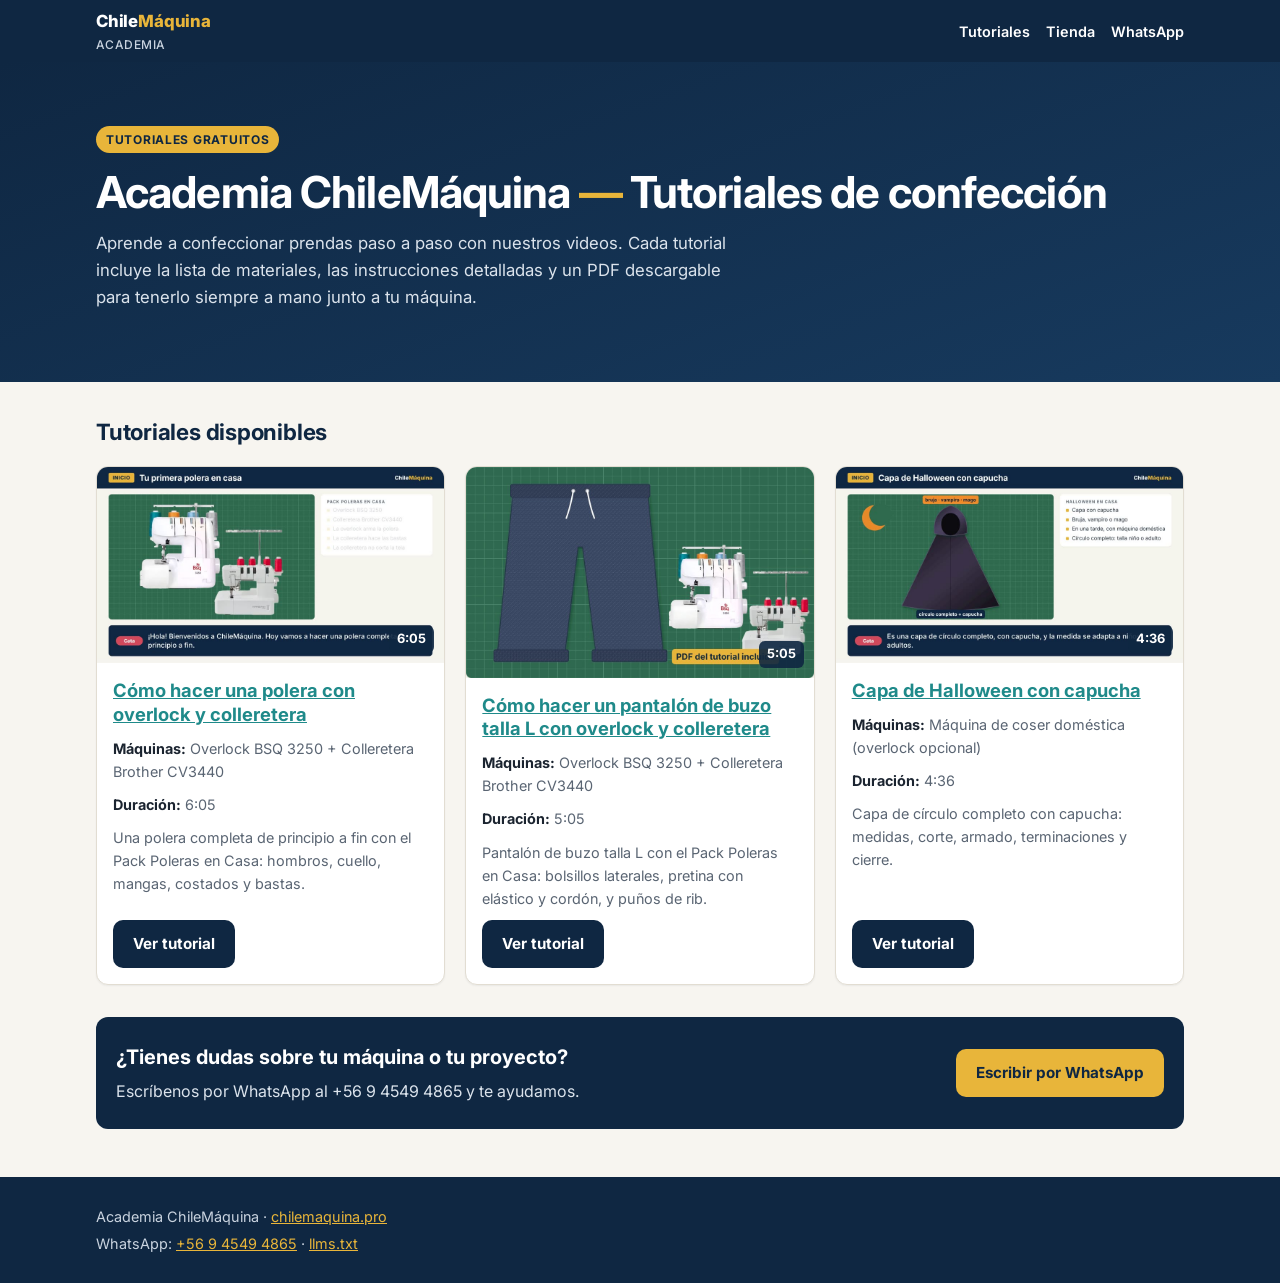
<file: index.html>
<!doctype html>
<html lang="es-CL">
<head>
  <meta charset="utf-8">
  <meta name="viewport" content="width=device-width, initial-scale=1">
  <title>Academia ChileMáquina — Tutoriales de confección en video y PDF</title>
  <meta name="description" content="Tutoriales de confección gratis en video y PDF: polera con overlock y colleretera, pantalón de buzo talla L y capa de Halloween con capucha, paso a paso.">
  <meta name="robots" content="index, follow, max-image-preview:large, max-snippet:-1, max-video-preview:-1">
  <link rel="canonical" href="https://tutoriales-confeccion.chilemaquina.pro/">
  <meta name="twitter:card" content="summary_large_image">
  <meta name="twitter:title" content="Academia ChileMáquina — Tutoriales de confección en video y PDF">
  <meta name="twitter:description" content="Tutoriales de confección gratis en video y PDF: polera con overlock y colleretera, pantalón de buzo talla L y capa de Halloween con capucha, paso a paso.">
  <meta name="twitter:image" content="https://tutoriales-confeccion.chilemaquina.pro/assets/polera.jpg">
  <link rel="alternate" type="text/plain" href="llms.txt" title="llms.txt">
  <meta property="og:locale" content="es_CL">
  <meta property="og:site_name" content="Academia ChileMáquina">
  <meta property="og:type" content="website">
  <meta property="og:title" content="Academia ChileMáquina — Tutoriales de confección en video y PDF">
  <meta property="og:description" content="Tutoriales de confección gratis en video y PDF: polera con overlock y colleretera, pantalón de buzo talla L y capa de Halloween con capucha, paso a paso.">
  <meta property="og:url" content="https://tutoriales-confeccion.chilemaquina.pro/">
  <meta property="og:image" content="https://tutoriales-confeccion.chilemaquina.pro/assets/polera.jpg">
  <meta property="og:image:width" content="960">
  <meta property="og:image:height" content="540">
  <meta property="og:image:alt" content="Overlock BSQ 3250 y Colleretera Brother CV3440 del Pack Poleras en Casa, portada del tutorial de polera">
  <meta name="theme-color" content="#0f2742">
  <link rel="preconnect" href="https://fonts.googleapis.com">
  <link rel="preconnect" href="https://fonts.gstatic.com" crossorigin>
  <link rel="stylesheet" href="https://fonts.googleapis.com/css2?family=Inter:wght@400;500;600;700;800&display=swap">
  <link rel="stylesheet" href="assets/style.css">
  <script type="application/ld+json">
{
 "@context": "https://schema.org",
 "@graph": [
  {
   "@type": "WebSite",
   "@id": "https://tutoriales-confeccion.chilemaquina.pro/#website",
   "url": "https://tutoriales-confeccion.chilemaquina.pro/",
   "name": "Academia ChileMáquina",
   "description": "Tutoriales de confección gratis en video y PDF: polera con overlock y colleretera, pantalón de buzo talla L y capa de Halloween con capucha, paso a paso.",
   "inLanguage": "es-CL",
   "publisher": {
    "@id": "https://chilemaquina.pro/#organization"
   }
  },
  {
   "@type": "Organization",
   "@id": "https://chilemaquina.pro/#organization",
   "name": "ChileMáquina",
   "url": "https://chilemaquina.pro",
   "contactPoint": {
    "@type": "ContactPoint",
    "telephone": "+56945494865",
    "contactType": "customer service",
    "areaServed": "CL",
    "availableLanguage": "es"
   }
  },
  {
   "@type": "ItemList",
   "@id": "https://tutoriales-confeccion.chilemaquina.pro/#tutoriales",
   "name": "Tutoriales de confección",
   "itemListElement": [
    {
     "@type": "ListItem",
     "position": 1,
     "url": "https://tutoriales-confeccion.chilemaquina.pro/polera/",
     "name": "Cómo hacer una polera con overlock y colleretera"
    },
    {
     "@type": "ListItem",
     "position": 2,
     "url": "https://tutoriales-confeccion.chilemaquina.pro/pantalon-de-buzo-talla-l/",
     "name": "Cómo hacer un pantalón de buzo talla L con overlock y colleretera"
    },
    {
     "@type": "ListItem",
     "position": 3,
     "url": "https://tutoriales-confeccion.chilemaquina.pro/capa-halloween/",
     "name": "Capa de Halloween con capucha"
    }
   ]
  }
 ]
}
  </script>
</head>
<body>
  <a class="skip" href="#contenido">Saltar al contenido</a>
  <header class="site-header">
    <div class="wrap">
      <a class="brand" href="./">Chile<span>Máquina</span><small>Academia</small></a>
      <nav class="site-nav" aria-label="Principal">
        <a href="./#tutoriales">Tutoriales</a>
        <a href="https://chilemaquina.pro">Tienda</a>
        <a href="https://wa.me/56945494865">WhatsApp</a>
      </nav>
    </div>
  </header>

  <section class="hero">
    <div class="wrap">
      <span class="eyebrow">Tutoriales gratuitos</span>
      <h1>Academia ChileMáquina <span class="dash">—</span> Tutoriales de confección</h1>
      <p>Aprende a confeccionar prendas paso a paso con nuestros videos. Cada tutorial incluye la lista de materiales, las instrucciones detalladas y un PDF descargable para tenerlo siempre a mano junto a tu máquina.</p>
    </div>
  </section>

  <main id="contenido">
    <div class="wrap">
      <h2 class="section-title" id="tutoriales">Tutoriales disponibles</h2>
      <div class="grid">
        <article class="card">
          <a class="card-thumb" href="polera/" tabindex="-1">
            <img src="assets/polera.jpg" alt="Overlock BSQ 3250 y Colleretera Brother CV3440 del Pack Poleras en Casa, portada del tutorial de polera" width="960" height="540" fetchpriority="high">
            <span class="badge-time">6:05</span>
          </a>
          <div class="card-body">
            <h3><a class="card-link" href="polera/">Cómo hacer una polera con overlock y colleretera</a></h3>
            <p class="meta"><strong>Máquinas:</strong> Overlock BSQ 3250 + Colleretera Brother CV3440</p>
            <p class="meta"><strong>Duración:</strong> 6:05</p>
            <p class="meta">Una polera completa de principio a fin con el Pack Poleras en Casa: hombros, cuello, mangas, costados y bastas.</p>
            <a class="btn btn-primary" href="polera/" aria-label="Ver tutorial: Cómo hacer una polera con overlock y colleretera">Ver tutorial</a>
          </div>
        </article>
        <article class="card">
          <a class="card-thumb" href="pantalon-de-buzo-talla-l/" tabindex="-1">
            <img src="assets/pantalon-buzo.jpg" alt="Portada del tutorial de pantalón de buzo talla L de ChileMáquina" width="960" height="540" loading="lazy" decoding="async">
            <span class="badge-time">5:05</span>
          </a>
          <div class="card-body">
            <h3><a class="card-link" href="pantalon-de-buzo-talla-l/">Cómo hacer un pantalón de buzo talla L con overlock y colleretera</a></h3>
            <p class="meta"><strong>Máquinas:</strong> Overlock BSQ 3250 + Colleretera Brother CV3440</p>
            <p class="meta"><strong>Duración:</strong> 5:05</p>
            <p class="meta">Pantalón de buzo talla L con el Pack Poleras en Casa: bolsillos laterales, pretina con elástico y cordón, y puños de rib.</p>
            <a class="btn btn-primary" href="pantalon-de-buzo-talla-l/" aria-label="Ver tutorial: Cómo hacer un pantalón de buzo talla L con overlock y colleretera">Ver tutorial</a>
          </div>
        </article>
        <article class="card">
          <a class="card-thumb" href="capa-halloween/" tabindex="-1">
            <img src="assets/capa-halloween.jpg" alt="Ilustración de una capa negra de círculo completo con capucha, portada del tutorial de capa de Halloween" width="960" height="540" loading="lazy" decoding="async">
            <span class="badge-time">4:36</span>
          </a>
          <div class="card-body">
            <h3><a class="card-link" href="capa-halloween/">Capa de Halloween con capucha</a></h3>
            <p class="meta"><strong>Máquinas:</strong> Máquina de coser doméstica (overlock opcional)</p>
            <p class="meta"><strong>Duración:</strong> 4:36</p>
            <p class="meta">Capa de círculo completo con capucha: medidas, corte, armado, terminaciones y cierre.</p>
            <a class="btn btn-primary" href="capa-halloween/" aria-label="Ver tutorial: Capa de Halloween con capucha">Ver tutorial</a>
          </div>
        </article>
      </div>

      <section class="contact" aria-labelledby="contacto">
        <div>
          <h2 id="contacto">¿Tienes dudas sobre tu máquina o tu proyecto?</h2>
          <p>Escríbenos por WhatsApp al +56 9 4549 4865 y te ayudamos.</p>
        </div>
        <a class="btn btn-gold" href="https://wa.me/56945494865">Escribir por WhatsApp</a>
      </section>
    </div>
  </main>

  <footer class="site-footer">
    <div class="wrap">
      <p>Academia ChileMáquina · <a href="https://chilemaquina.pro">chilemaquina.pro</a></p>
      <p>WhatsApp: <a href="https://wa.me/56945494865">+56 9 4549 4865</a> · <a href="./llms.txt">llms.txt</a></p>
    </div>
  </footer>
</body>
</html>
</file>
<file: assets/style.css>
/* Academia ChileMáquina — hoja de estilos (mobile-first) */
:root {
  --navy: #0f2742;
  --navy-2: #173a5e;
  --gold: #e8b53a;
  --paper: #f7f5f0;
  --red: #d1495b;
  --teal: #1f8a8a;
  --ink: #1b2430;
  --muted: #5a6573;
  --line: #e2ddd2;
  --white: #ffffff;
  --radius: 12px;
  --gutter: 16px;
  --max: 1120px;
  --font: "Inter", system-ui, -apple-system, "Segoe UI", Roboto, "Helvetica Neue", Arial, sans-serif;
}

*, *::before, *::after { box-sizing: border-box; }
html { -webkit-text-size-adjust: 100%; }
body {
  margin: 0;
  font-family: var(--font);
  font-size: 16px;
  line-height: 1.6;
  color: var(--ink);
  background: var(--paper);
  overflow-wrap: break-word;
}
img, video { max-width: 100%; display: block; }
a { color: var(--teal); }
a:hover { color: var(--navy); }
:focus-visible { outline: 3px solid var(--gold); outline-offset: 2px; }

.wrap { width: 100%; max-width: var(--max); margin: 0 auto; padding: 0 var(--gutter); }

.skip { position: absolute; left: -9999px; }
.skip:focus { left: var(--gutter); top: 8px; background: var(--white); padding: 8px 12px; z-index: 10; }

/* Encabezado */
.site-header { background: var(--navy); color: var(--white); }
.site-header .wrap { display: flex; align-items: center; justify-content: space-between; gap: 12px; min-height: 60px; flex-wrap: wrap; padding-top: 8px; padding-bottom: 8px; }
.brand { color: var(--white); text-decoration: none; font-weight: 800; font-size: 1.05rem; letter-spacing: -0.01em; }
.brand span { color: var(--gold); }
.brand small { display: block; font-weight: 500; font-size: 0.75rem; color: #c9d3df; letter-spacing: 0.04em; text-transform: uppercase; }
.site-nav { display: flex; gap: 16px; flex-wrap: wrap; }
.site-nav a { color: var(--white); text-decoration: none; font-size: 0.9rem; font-weight: 600; }
.site-nav a:hover { color: var(--gold); }

/* Hero */
.hero { background: linear-gradient(160deg, var(--navy) 0%, var(--navy-2) 100%); color: var(--white); padding: 40px 0 48px; }
.hero .eyebrow { display: inline-block; background: var(--gold); color: var(--navy); font-weight: 700; font-size: 0.75rem; text-transform: uppercase; letter-spacing: 0.06em; padding: 4px 10px; border-radius: 999px; }
.hero h1 { font-size: clamp(1.75rem, 6vw, 2.75rem); line-height: 1.15; margin: 14px 0 12px; letter-spacing: -0.02em; }
.hero h1 .dash { color: var(--gold); }
.hero p { max-width: 640px; color: #dbe3ec; font-size: 1.05rem; margin: 0; }

/* Secciones */
main { padding: 32px 0 48px; }
.section-title { font-size: 1.4rem; color: var(--navy); margin: 0 0 16px; letter-spacing: -0.01em; }

/* Tarjetas */
.grid { display: grid; grid-template-columns: 1fr; gap: 20px; }
.card { background: var(--white); border: 1px solid var(--line); border-radius: var(--radius); overflow: hidden; display: flex; flex-direction: column; box-shadow: 0 1px 2px rgba(15,39,66,.06); transition: transform .15s ease, box-shadow .15s ease; }
.card:hover { transform: translateY(-2px); box-shadow: 0 8px 24px rgba(15,39,66,.12); }
.card-thumb { position: relative; aspect-ratio: 16 / 9; background: var(--navy); }
.card-thumb img { width: 100%; height: 100%; object-fit: cover; }
.badge-time { position: absolute; right: 10px; bottom: 10px; background: rgba(15,39,66,.9); color: var(--white); font-size: 0.8rem; font-weight: 700; padding: 3px 8px; border-radius: 6px; }
.card-body { padding: 16px; display: flex; flex-direction: column; gap: 10px; flex: 1; }
.card-body h3 { margin: 0; font-size: 1.15rem; line-height: 1.3; color: var(--navy); }
.card-body .meta { margin: 0; font-size: 0.9rem; color: var(--muted); }
.card-body .meta strong { color: var(--ink); }
.card-body .btn { margin-top: auto; align-self: flex-start; }

/* Botones */
.btn { display: inline-flex; align-items: center; justify-content: center; gap: 8px; min-height: 44px; padding: 10px 18px; border-radius: 10px; font-weight: 700; font-size: 0.95rem; text-decoration: none; border: 2px solid transparent; cursor: pointer; text-align: center; }
.btn-primary { background: var(--navy); color: var(--white); }
.btn-primary:hover { background: var(--navy-2); color: var(--white); }
.btn-gold { background: var(--gold); color: var(--navy); }
.btn-gold:hover { background: #f0c45a; color: var(--navy); }
.btn-wa { background: var(--teal); color: var(--white); }
.btn-wa:hover { background: #197373; color: var(--white); }
.btn-outline { background: transparent; color: var(--navy); border-color: var(--navy); }
.btn-outline:hover { background: var(--navy); color: var(--white); }
.btn-lg { min-height: 52px; padding: 14px 22px; font-size: 1.05rem; width: 100%; }

/* Página de tutorial */
.breadcrumb { font-size: 0.85rem; color: #c9d3df; margin: 0 0 8px; }
.breadcrumb a { color: var(--gold); }
.tutorial-hero { padding: 28px 0 32px; }
.tutorial-hero h1 { font-size: clamp(1.6rem, 5.5vw, 2.4rem); margin: 6px 0 10px; }
.chips { display: flex; flex-wrap: wrap; gap: 8px; margin-top: 14px; padding: 0; list-style: none; }
.chips li { background: rgba(255,255,255,.12); color: var(--white); font-size: 0.85rem; padding: 4px 10px; border-radius: 999px; }
.chips li strong { color: var(--gold); }

.video-box { background: #000; border-radius: var(--radius); overflow: hidden; box-shadow: 0 8px 28px rgba(15,39,66,.18); }
.video-box video { width: 100%; height: auto; aspect-ratio: 16 / 9; background: #000; }

.download { margin: 20px 0 8px; }
.download .note { font-size: 0.85rem; color: var(--muted); margin: 8px 0 0; }

.layout { display: grid; grid-template-columns: 1fr; gap: 24px; margin-top: 24px; }
.panel { background: var(--white); border: 1px solid var(--line); border-radius: var(--radius); padding: 20px; }
.panel h2 { font-size: 1.2rem; color: var(--navy); margin: 0 0 12px; }
.panel ul { margin: 0; padding-left: 20px; }
.panel li + li { margin-top: 6px; }

.steps { list-style: none; counter-reset: paso; margin: 0; padding: 0; }
.steps li { counter-increment: paso; position: relative; padding: 0 0 18px 48px; }
.steps li:last-child { padding-bottom: 0; }
.steps li::before { content: counter(paso); position: absolute; left: 0; top: 0; width: 34px; height: 34px; border-radius: 50%; background: var(--navy); color: var(--gold); font-weight: 800; display: grid; place-items: center; }
.steps h3 { margin: 4px 0 4px; font-size: 1.02rem; color: var(--navy); }
.steps p { margin: 0; color: var(--ink); }

.measures { display: grid; grid-template-columns: 1fr; gap: 10px; margin: 0; }
.measures div { background: var(--paper); border-left: 4px solid var(--gold); border-radius: 8px; padding: 10px 12px; }
.measures dt { font-weight: 700; color: var(--navy); font-size: 0.9rem; }
.measures dd { margin: 2px 0 0; }

.products { display: grid; grid-template-columns: 1fr; gap: 12px; }
.product { display: block; background: var(--paper); border: 1px solid var(--line); border-radius: 10px; padding: 14px 16px; text-decoration: none; color: var(--ink); }
.product:hover { border-color: var(--teal); color: var(--ink); }
.product strong { display: block; color: var(--navy); }
.product span { font-size: 0.85rem; color: var(--teal); font-weight: 600; }

.contact { background: var(--navy); color: var(--white); border-radius: var(--radius); padding: 24px 20px; margin-top: 32px; }
.contact h2 { margin: 0 0 6px; font-size: 1.25rem; }
.contact p { margin: 0 0 16px; color: #dbe3ec; }

/* Pie */
.site-footer { background: var(--navy); color: #c9d3df; font-size: 0.9rem; padding: 24px 0; }
.site-footer a { color: var(--gold); }
.site-footer p { margin: 4px 0; }

/* 404 */
.notfound { text-align: center; padding: 64px 0; }
.notfound h1 { font-size: 3rem; color: var(--red); margin: 0; }

@media (min-width: 640px) {
  .grid { grid-template-columns: repeat(2, 1fr); }
  .measures { grid-template-columns: repeat(3, 1fr); }
  .products { grid-template-columns: repeat(2, 1fr); }
  .btn-lg { width: auto; }
}
@media (min-width: 960px) {
  .grid { grid-template-columns: repeat(3, 1fr); }
  .hero { padding: 64px 0 72px; }
  .layout { grid-template-columns: 1fr 2fr; align-items: start; }
  .contact { display: flex; align-items: center; justify-content: space-between; gap: 24px; }
  .contact p { margin: 0; }
}
@media (prefers-reduced-motion: reduce) { .card, .card:hover { transition: none; transform: none; } }
</file>
